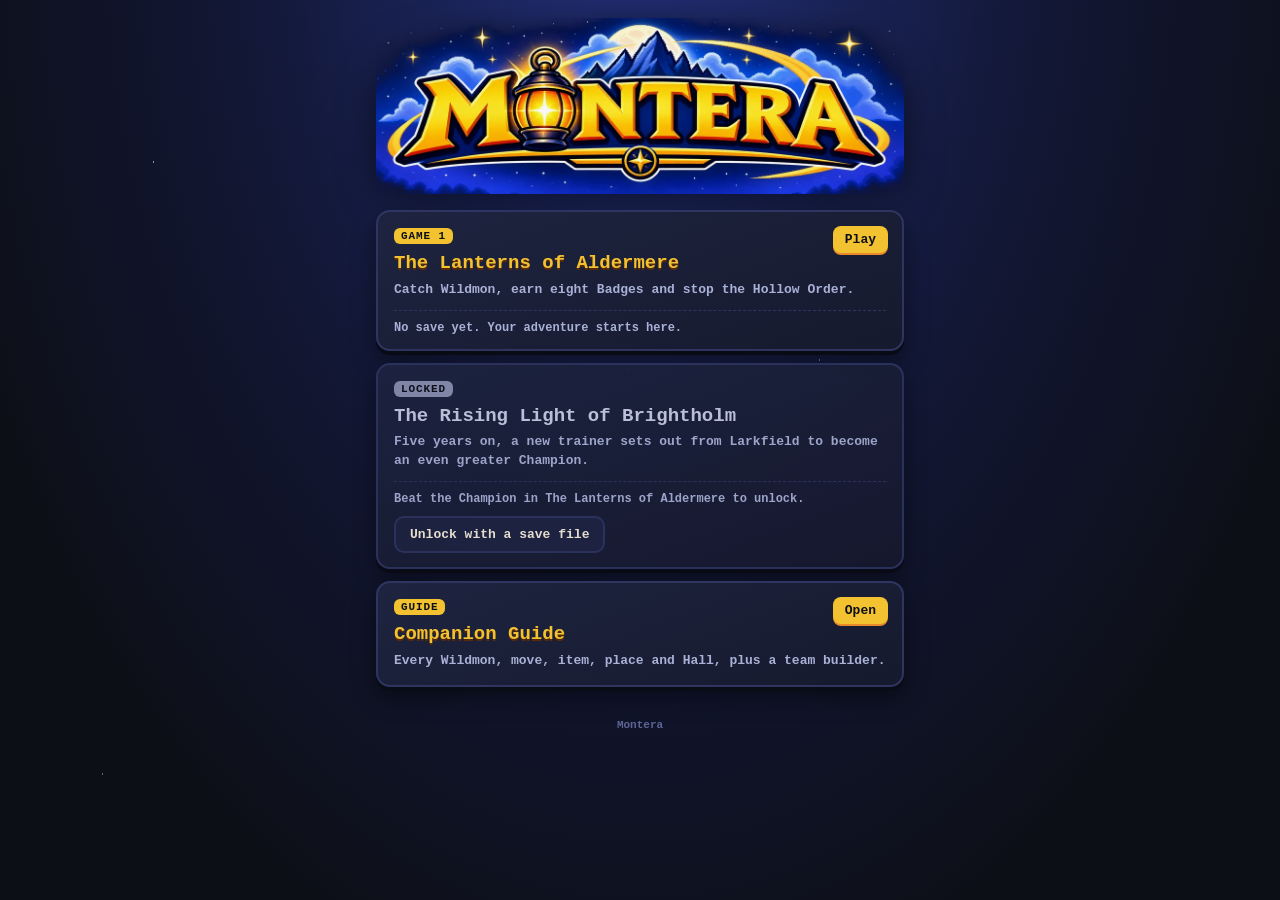
<file: index.html>
<!doctype html>
<html lang="en">
<head>
<meta charset="utf-8">
<meta name="viewport" content="width=device-width,initial-scale=1,viewport-fit=cover">
<meta name="theme-color" content="#0d0f17">
<link rel="manifest" href="manifest.webmanifest">
<link rel="icon" type="image/png" href="icons/favicon-64.png">
<link rel="apple-touch-icon" href="icons/apple-touch-icon.png">
<meta name="apple-mobile-web-app-capable" content="yes">
<meta name="mobile-web-app-capable" content="yes">
<meta name="apple-mobile-web-app-status-bar-style" content="black-translucent">
<meta name="apple-mobile-web-app-title" content="Montera">
<title>Montera</title>
<style>
:root { --ink: #f8f0dc; --dim: #a9b1d6; --gold: #f2c230; --gold2: #e8892a; --panel: #161a2e; --panel2: #1e2440; --line: #2d3560; --night: #0d0f17; }
* { box-sizing: border-box; margin: 0; padding: 0; }
html, body { min-height: 100%; background: var(--night); color: var(--ink); }
body { font-family: ui-monospace, "Cascadia Mono", Consolas, "Lucida Console", "Courier New", monospace; font-weight: 700; -webkit-tap-highlight-color: transparent; -webkit-user-select: none; user-select: none; }
.hidden { display: none !important; }

#sky { position: fixed; inset: 0; z-index: 0; background: radial-gradient(ellipse at 50% -10%, #23307a 0%, #121735 45%, var(--night) 80%); }
#sky::before, #sky::after { content: ""; position: absolute; inset: 0; background-image: radial-gradient(1.5px 1.5px at 12% 18%, #fff8 50%, transparent 51%), radial-gradient(1px 1px at 78% 12%, #fffa 50%, transparent 51%), radial-gradient(1.5px 1.5px at 64% 40%, #fff6 50%, transparent 51%), radial-gradient(1px 1px at 30% 62%, #fff7 50%, transparent 51%), radial-gradient(1px 1px at 88% 70%, #fff8 50%, transparent 51%), radial-gradient(1.5px 1.5px at 8% 86%, #fff5 50%, transparent 51%), radial-gradient(1px 1px at 52% 90%, #fff6 50%, transparent 51%); animation: twinkle 4s ease-in-out infinite alternate; }
#sky::after { transform: translate(37%, 23%); animation-delay: 2s; opacity: .7; }
@keyframes twinkle { from { opacity: .35; } to { opacity: 1; } }

#home { position: relative; z-index: 1; max-width: 560px; margin: 0 auto; padding: calc(env(safe-area-inset-top) + 18px) calc(env(safe-area-inset-right) + 16px) calc(env(safe-area-inset-bottom) + 24px) calc(env(safe-area-inset-left) + 16px); display: flex; flex-direction: column; gap: 16px; }
#logo { display: block; width: 100%; height: auto; cursor: default; filter: drop-shadow(0 6px 18px rgba(0, 0, 0, .55)); -webkit-touch-callout: none; touch-action: manipulation; }
#logo.tap { animation: pulse .18s ease-out; }
@keyframes pulse { 50% { transform: scale(1.015); } }

#games { display: flex; flex-direction: column; gap: 12px; }
.card { position: relative; display: block; width: 100%; text-align: left; color: var(--ink); font: inherit; background: linear-gradient(160deg, var(--panel2), var(--panel)); border: 2px solid var(--line); border-radius: 14px; padding: 14px 16px 14px 16px; box-shadow: 0 4px 0 #090b15, 0 10px 24px rgba(0, 0, 0, .45); cursor: pointer; transition: transform .08s, border-color .15s; }
.card:hover, .card:focus-visible { border-color: var(--gold); outline: none; }
.card:active { transform: translateY(2px); box-shadow: 0 2px 0 #090b15, 0 6px 16px rgba(0, 0, 0, .45); }
.card .tag { display: inline-block; font-size: 11px; letter-spacing: .08em; text-transform: uppercase; color: var(--night); background: var(--gold); border-radius: 6px; padding: 2px 7px; margin-bottom: 8px; }
.card .tag.test { background: #7fd1ff; }
.card .tag.lock { background: #8a90b0; }
.card h2 { font-size: 19px; line-height: 1.2; color: var(--gold); text-shadow: 0 2px 0 #5a2a08; }
.card p { font-size: 13px; line-height: 1.45; color: var(--dim); margin-top: 6px; }
.card .save { margin-top: 10px; padding-top: 10px; border-top: 1px dashed var(--line); font-size: 13px; color: var(--ink); display: flex; flex-wrap: wrap; gap: 6px 14px; align-items: center; }
.card .play { position: absolute; right: 14px; top: 14px; font-size: 13px; color: var(--night); background: var(--gold); border-radius: 8px; padding: 6px 12px; box-shadow: 0 2px 0 var(--gold2); }
.card.locked { cursor: default; opacity: .92; }
.card.locked h2 { color: #c9cde4; text-shadow: none; }
.badges { display: inline-flex; gap: 3px; }
.badges i { width: 10px; height: 10px; border-radius: 50%; background: #2d3560; box-shadow: inset 0 0 0 1px #3c4680; }
.badges i.on { background: radial-gradient(circle at 35% 35%, #fff3b0, var(--gold) 55%, var(--gold2)); box-shadow: 0 0 4px rgba(242, 194, 48, .6); }
.champ { color: var(--gold); }
.pct { padding: 1px 8px; border-radius: 999px; background: #ffd23a22; border: 1px solid #ffd23a88; color: var(--gold); font-size: .85em; white-space: nowrap; }
.card .small { font-size: 12px; color: var(--dim); }
.card .actions { margin-top: 10px; display: flex; gap: 8px; flex-wrap: wrap; }

.btn { font: inherit; font-size: 13px; color: var(--ink); background: var(--panel2); border: 2px solid var(--line); border-radius: 10px; padding: 9px 14px; cursor: pointer; }
.btn:hover, .btn:focus-visible { border-color: var(--gold); outline: none; }
.btn.gold { background: var(--gold); color: var(--night); border-color: var(--gold2); }
#extras { display: flex; gap: 10px; flex-wrap: wrap; justify-content: center; }
#foot { text-align: center; font-size: 11px; color: #5d6694; }

#modal { position: fixed; inset: 0; z-index: 10; background: rgba(5, 6, 12, .72); display: flex; align-items: center; justify-content: center; padding: 20px; }
.sheet { width: 100%; max-width: 380px; background: linear-gradient(160deg, var(--panel2), var(--panel)); border: 2px solid var(--gold); border-radius: 14px; padding: 18px; display: flex; flex-direction: column; gap: 12px; box-shadow: 0 16px 40px rgba(0, 0, 0, .6); }
.sheet h3 { color: var(--gold); font-size: 17px; }
.sheet p { font-size: 13px; color: var(--dim); line-height: 1.45; }
.sheet input, .sheet textarea { font: inherit; font-size: 16px; color: var(--ink); background: #0b0e1c; border: 2px solid var(--line); border-radius: 10px; padding: 10px 12px; width: 100%; -webkit-user-select: text; user-select: text; }
.sheet textarea { font-size: 12px; height: 90px; resize: none; }
.sheet input:focus, .sheet textarea:focus { border-color: var(--gold); outline: none; }
.sheet .row { display: flex; gap: 8px; justify-content: flex-end; flex-wrap: wrap; }
.sheet .err { color: #ff8f8f; font-size: 13px; min-height: 1em; }

#toast { position: fixed; left: 50%; bottom: calc(env(safe-area-inset-bottom) + 24px); transform: translate(-50%, 40px); opacity: 0; z-index: 20; background: var(--gold); color: var(--night); font-size: 13px; padding: 10px 16px; border-radius: 10px; box-shadow: 0 6px 20px rgba(0, 0, 0, .5); transition: opacity .2s, transform .2s; pointer-events: none; max-width: 90vw; text-align: center; }
#toast.show { opacity: 1; transform: translate(-50%, 0); }

</style>
</head>
<body>
<div id="sky"></div>
<main id="home">
  <img id="logo" src="logo.webp" alt="Montera" draggable="false">
  <section id="games"></section>
  <div id="extras"></div>
  <footer id="foot"></footer>
</main>
<div id="modal" class="hidden"></div>
<div id="toast"></div>
<script>
'use strict';
const RELEASED = true;
const TESTER_CODE = 'LARKFIELD';
const KEY = { tester: 'mtb_tester', unlocked: 'mtb_unlocked' };
const BADGES = ['bloom', 'tide', 'spark', 'forge', 'veil', 'gale', 'frost', 'iron'];

const $ = (s) => document.querySelector(s);
const el = (tag, cls, html) => { const e = document.createElement(tag); if (cls) e.className = cls; if (html != null) e.innerHTML = html; return e; };
const esc = (s) => String(s).replace(/[&<>"']/g, (c) => ({ '&': '&amp;', '<': '&lt;', '>': '&gt;', '"': '&quot;', "'": '&#39;' }[c]));
const flag = (k) => { try { return localStorage.getItem(k) === '1'; } catch { return false; } };
const setFlag = (k) => { try { localStorage.setItem(k, '1'); } catch { /* storage unavailable */ } };
const fmtTime = (sec) => { sec = Math.max(0, Math.floor(sec || 0)); const h = Math.floor(sec / 3600), m = Math.floor((sec % 3600) / 60); return `${h}:${String(m).padStart(2, '0')}`; };

const Aldermere = {
  slots() {
    const out = [];
    for (const n of [1, 2, 3]) {
      try {
        const d = JSON.parse(localStorage.getItem('mq_slot_' + n));
        if (d && typeof d === 'object' && typeof d.name === 'string' && d.name) out.push(d);
      } catch { /* unreadable slot */ }
    }
    return out;
  },
  badges(d) { const f = (d && d.flags) || {}; return BADGES.filter((b) => f['sigil_' + b]).length; },
  champion(d) { return !!(d && d.flags && d.flags.champion); },
  latest() { return this.slots().sort((a, b) => (b.savedAt || 0) - (a.savedAt || 0))[0] || null; },
  parseExport(text) {
    text = String(text || '').trim(); let obj = null;
    try { obj = JSON.parse(decodeURIComponent(escape(atob(text.replace(/\s+/g, ''))))); } catch { try { obj = JSON.parse(text); } catch { return null; } }
    if (obj && obj.format === 'MQSAVE') obj = obj.data;
    return obj && typeof obj === 'object' && typeof obj.name === 'string' ? obj : null;
  },
};

const BH_BADGE_IDS = ['spur', 'bedrock', 'updraft', 'circuit', 'reef', 'wisp', 'starlight', 'homestead'];
const readSlots = (prefix) => {
  const out = [];
  for (const n of [1, 2, 3]) {
    try { const d = JSON.parse(localStorage.getItem(prefix + n)); if (d && typeof d === 'object' && typeof d.name === 'string' && d.name) out.push(d); } catch { /* unreadable slot */ }
  }
  return out;
};
const pctOf = (d) => (d && d.completion && typeof d.completion.pct === 'number' ? d.completion.pct : null);
const pctTag = (d) => { const p = pctOf(d); return p === null ? '' : `<span class="pct" title="Completion">${p >= 100 ? 100 : Math.floor(p)}% complete</span>`; };

const Brightholm = {
  slots() { return readSlots('mtb_slot_'); },
  latest() { return this.slots().sort((a, b) => (b.savedAt || 0) - (a.savedAt || 0))[0] || null; },
  badges(d) { const f = (d && d.flags) || {}; return BH_BADGE_IDS.filter((b) => f['sigil_' + b]).length; },
  tester() { return flag(KEY.tester); },
  unlocked() {
    if (flag(KEY.unlocked)) return true;
    if (Aldermere.slots().some((d) => Aldermere.champion(d))) { setFlag(KEY.unlocked); return true; }
    return false;
  },
  visible() { return RELEASED || this.tester(); },
  playable() { return this.tester() || (RELEASED && this.unlocked()); },
};

function toast(msg) {
  const t = $('#toast'); t.textContent = msg; t.classList.add('show');
  clearTimeout(toast.h); toast.h = setTimeout(() => t.classList.remove('show'), 2600);
}

function modal(build) {
  const m = $('#modal'); m.innerHTML = ''; m.classList.remove('hidden');
  const sheet = el('div', 'sheet'); m.appendChild(sheet);
  const close = () => { m.classList.add('hidden'); m.innerHTML = ''; };
  m.onclick = (e) => { if (e.target === m) close(); };
  build(sheet, close);
  const first = sheet.querySelector('input, textarea'); if (first) setTimeout(() => first.focus(), 30);
}

function badgeDots(n) { return `<span class="badges" aria-label="${n} of 8 Badges">${BADGES.map((_, i) => `<i class="${i < n ? 'on' : ''}"></i>`).join('')}</span>`; }

function aldermereCard() {
  const c = el('button', 'card'); c.type = 'button';
  const d = Aldermere.latest();
  let save = '<div class="save"><span class="small">No save yet. Your adventure starts here.</span></div>';
  if (d) {
    const n = Aldermere.badges(d);
    save = `<div class="save"><span>${esc(d.name)}</span>${badgeDots(n)}${Aldermere.champion(d) ? '<span class="champ">★ Champion</span>' : `<span class="small">${n}/8 Badges</span>`}${pctTag(d)}<span class="small">${fmtTime(d.playtime)}</span></div>`;
  }
  c.innerHTML = `<span class="tag">Game 1</span><span class="play">${d ? 'Continue' : 'Play'}</span><h2>The Lanterns of Aldermere</h2><p>Catch Wildmon, earn eight Badges and stop the Hollow Order.</p>${save}`;
  c.onclick = () => { location.href = 'aldermere.html'; };
  return c;
}

function brightholmCard() {
  if (!Brightholm.visible()) return null;
  const playable = Brightholm.playable();
  const testing = Brightholm.tester() && !(RELEASED && Brightholm.unlocked());
  const c = el(playable ? 'button' : 'div', 'card' + (playable ? '' : ' locked'));
  if (playable) c.type = 'button';
  const tag = testing ? '<span class="tag test">Tester preview</span>' : playable ? '<span class="tag">Game 2</span>' : '<span class="tag lock">Locked</span>';
  const blurb = '<p>Five years on, a new trainer sets out from Larkfield to become an even greater Champion.</p>';
  if (playable) {
    const d = Brightholm.latest(); let save = '<div class="save"><span class="small">No save yet. Larkfield is waiting.</span></div>';
    if (d) { const n = Brightholm.badges(d); save = `<div class="save"><span>${esc(d.name)}</span>${badgeDots(n)}${d.flags && d.flags.bh_champion ? '<span class="champ">★ Champion</span>' : `<span class="small">${n}/8 Badges</span>`}${pctTag(d)}<span class="small">${fmtTime(d.playtime)}</span></div>`; }
    c.innerHTML = `${tag}<span class="play">${d ? 'Continue' : 'Play'}</span><h2>The Rising Light of Brightholm</h2>${blurb}${save}`;
    c.onclick = () => { location.href = 'brightholm.html'; };
  } else {
    c.innerHTML = `${tag}<h2>The Rising Light of Brightholm</h2>${blurb}<div class="save"><span class="small">Beat the Champion in The Lanterns of Aldermere to unlock.</span></div><div class="actions"><button class="btn" type="button" data-act="import">Unlock with a save file</button></div>`;
    c.querySelector('[data-act="import"]').onclick = importUnlock;
  }
  return c;
}

function companionCard() {
  const c = el('button', 'card'); c.type = 'button';
  c.innerHTML = '<span class="tag">Guide</span><span class="play">Open</span><h2>Companion Guide</h2><p>Every Wildmon, move, item, place and Hall, plus a team builder.</p>';
  c.onclick = () => { location.href = 'companion.html'; };
  return c;
}

function render() {
  const g = $('#games'); g.innerHTML = '';
  for (const c of [aldermereCard(), brightholmCard(), companionCard()]) if (c) g.appendChild(c);
  renderExtras();
}

function renderExtras() {
  const x = $('#extras'); x.innerHTML = '';
  if (Install.can()) {
    const b = el('button', 'btn gold', 'Install App'); b.type = 'button';
    b.onclick = async () => { if (await Install.run()) toast('Montera is installed.'); renderExtras(); };
    x.appendChild(b);
  }
}

function testerPrompt() {
  modal((s, close) => {
    s.innerHTML = '<h3>Tester code</h3><p>Enter the tester code to preview The Rising Light of Brightholm on this device.</p><input type="text" autocomplete="off" autocapitalize="characters" spellcheck="false" maxlength="24"><div class="err"></div><div class="row"><button class="btn" type="button" data-a="no">Cancel</button><button class="btn gold" type="button" data-a="ok">Unlock</button></div>';
    const inp = s.querySelector('input'), err = s.querySelector('.err');
    const go = () => {
      if (inp.value.trim().toUpperCase() !== TESTER_CODE) { err.textContent = 'That code is not right.'; inp.select(); return; }
      setFlag(KEY.tester); close(); render(); toast('Brightholm unlocked for testing on this device.');
    };
    s.querySelector('[data-a="ok"]').onclick = go;
    s.querySelector('[data-a="no"]').onclick = close;
    inp.addEventListener('keydown', (e) => { if (e.key === 'Enter') go(); });
  });
}

function importUnlock() {
  modal((s, close) => {
    s.innerHTML = '<h3>Unlock with a save file</h3><p>Choose an exported Aldermere save, or paste its text, from a game where you beat the Champion.</p><button class="btn" type="button" data-a="file">Choose file…</button><input type="file" accept=".txt,.mqsave,.json,text/plain" class="hidden"><textarea placeholder="…or paste the save text here"></textarea><div class="err"></div><div class="row"><button class="btn" type="button" data-a="no">Cancel</button><button class="btn gold" type="button" data-a="ok">Unlock</button></div>';
    const file = s.querySelector('input[type=file]'), ta = s.querySelector('textarea'), err = s.querySelector('.err');
    const check = (text) => {
      const d = Aldermere.parseExport(text);
      if (!d) { err.textContent = 'That does not look like an Aldermere save.'; return; }
      if (!Aldermere.champion(d)) { err.textContent = `${d.name} has not beaten the Champion yet.`; return; }
      setFlag(KEY.unlocked); close(); render(); toast('The Rising Light of Brightholm is unlocked!');
    };
    s.querySelector('[data-a="file"]').onclick = () => file.click();
    file.onchange = () => { const f = file.files && file.files[0]; if (!f) return; f.text().then(check, () => { err.textContent = 'That file could not be read.'; }); };
    s.querySelector('[data-a="ok"]').onclick = () => check(ta.value);
    s.querySelector('[data-a="no"]').onclick = close;
  });
}

const Install = {
  prompt: null,
  can() { return !!this.prompt; },
  async run() { const p = this.prompt; if (!p) return false; this.prompt = null; p.prompt(); try { return (await p.userChoice).outcome === 'accepted'; } catch { return false; } },
};
addEventListener('beforeinstallprompt', (e) => { e.preventDefault(); Install.prompt = e; renderExtras(); });
addEventListener('appinstalled', () => { Install.prompt = null; renderExtras(); });

{
  let taps = [];
  const logo = $('#logo');
  logo.addEventListener('click', () => {
    const now = Date.now(); taps = taps.filter((t) => now - t < 3000); taps.push(now);
    logo.classList.remove('tap'); void logo.offsetWidth; logo.classList.add('tap');
    if (taps.length >= 5) { taps = []; if (!Brightholm.tester()) testerPrompt(); }
  });
  logo.addEventListener('contextmenu', (e) => e.preventDefault());
}

addEventListener('pageshow', render);
addEventListener('storage', render);
$('#foot').textContent = 'Montera';
render();
if ('serviceWorker' in navigator && /^https?:$/.test(location.protocol)) addEventListener('load', () => { navigator.serviceWorker.register('sw.js').catch(() => {}); });

</script>
</body>
</html>
</file>
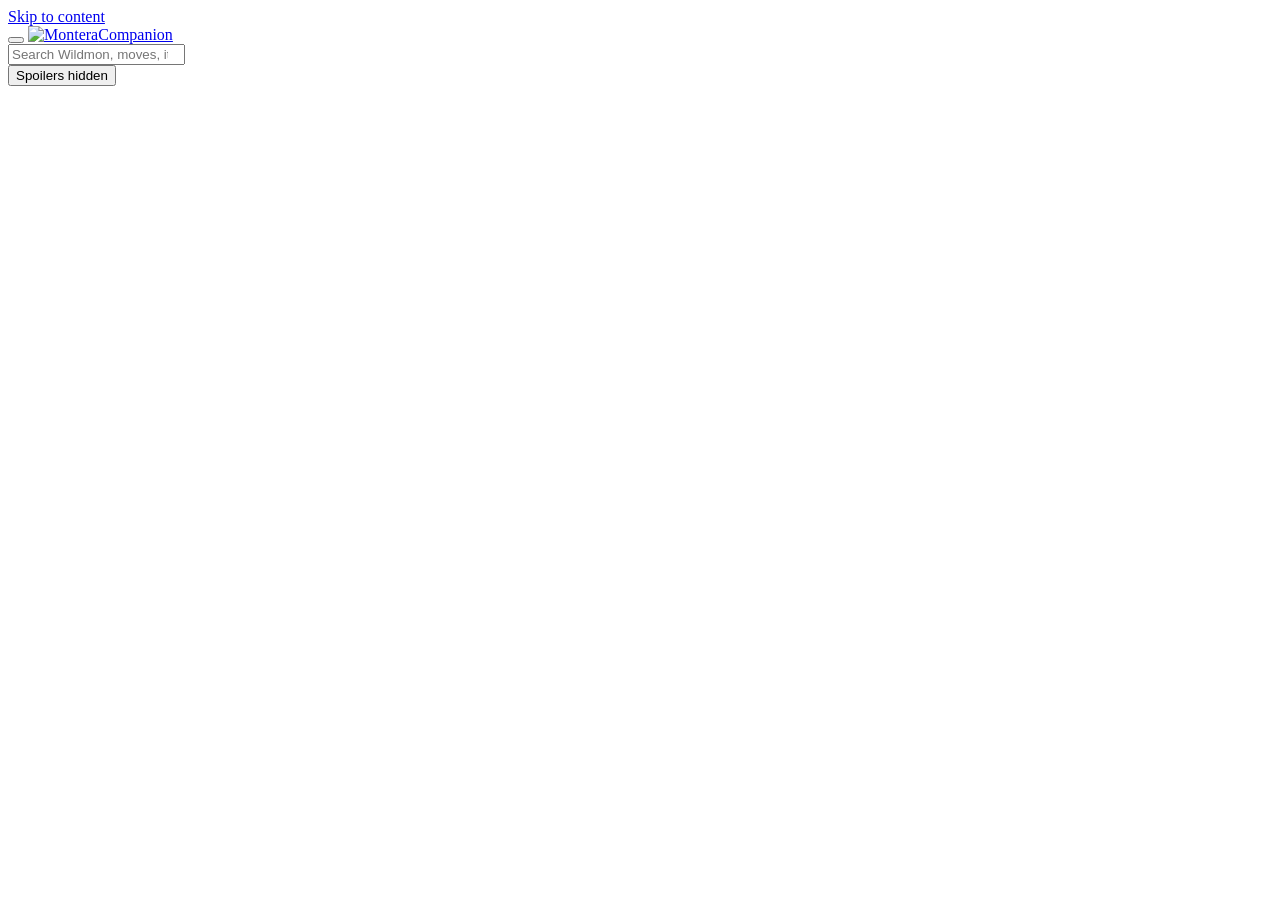
<file: companion/template.html>
<!doctype html>
<html lang="en">
<head>
<meta charset="utf-8">
<meta name="viewport" content="width=device-width,initial-scale=1,viewport-fit=cover">
<meta name="theme-color" content="#141c33">
<meta name="description" content="The Montera Companion: every Wildmon, move, item, place and Hall in both Montera games, The Lanterns of Aldermere and The Rising Light of Brightholm.">
<link rel="manifest" href="manifest.webmanifest">
<link rel="icon" type="image/png" href="icons/favicon-64.png">
<link rel="apple-touch-icon" href="icons/apple-touch-icon.png">
<meta name="apple-mobile-web-app-capable" content="yes">
<meta name="mobile-web-app-capable" content="yes">
<meta name="apple-mobile-web-app-status-bar-style" content="black-translucent">
<meta name="apple-mobile-web-app-title" content="Montera Guide">
<title>Montera Companion</title>
<link rel="preconnect" href="https://fonts.googleapis.com">
<link rel="preconnect" href="https://fonts.gstatic.com" crossorigin>
<link href="https://fonts.googleapis.com/css2?family=Pixelify+Sans:wght@400;600;700&family=Atkinson+Hyperlegible:ital,wght@0,400;0,700;1,400&display=swap" rel="stylesheet">
<style>
/*CSS*/
</style>
</head>
<body>
<a class="skip" href="#main">Skip to content</a>
<header class="bar">
  <button class="navtoggle" aria-label="Open menu" aria-expanded="false"><span></span><span></span><span></span></button>
  <a class="brand" href="#/"><img id="brandlogo" alt="Montera"><span>Companion</span></a>
  <div class="search">
    <input id="q" type="search" placeholder="Search Wildmon, moves, items, places…" autocomplete="off" aria-label="Search">
    <div id="qres" class="qres" role="listbox" hidden></div>
  </div>
  <button id="install" class="spoil" hidden>Install app</button>
  <button id="spoil" class="spoil" aria-pressed="false" title="Show or hide late-game spoilers">Spoilers hidden</button>
</header>
<nav class="rail" id="rail" aria-label="Sections"></nav>
<main id="main" tabindex="-1"></main>
<script>
/*JS*/
</script>
</body>
</html>
</file>
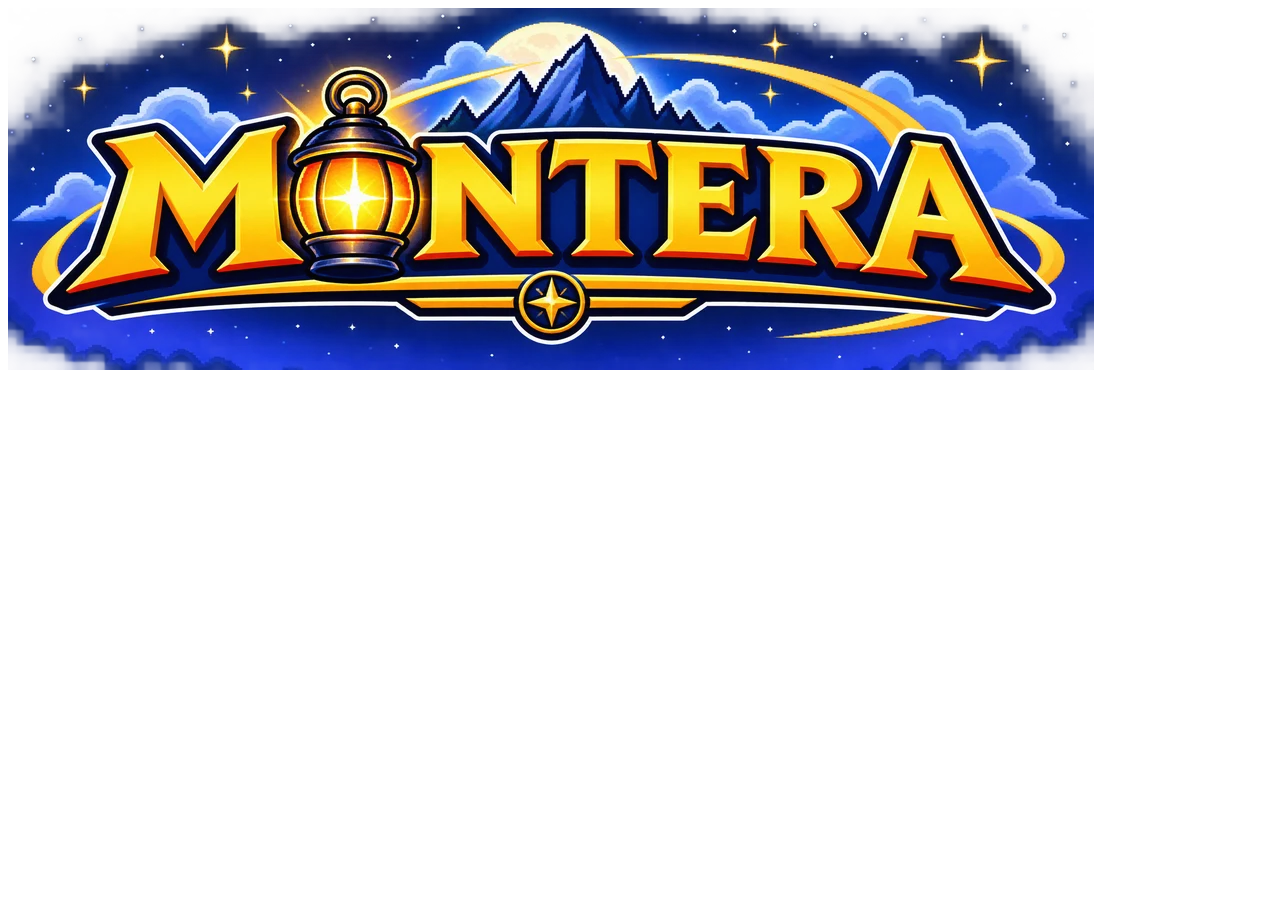
<file: launcher/template.html>
<!doctype html>
<html lang="en">
<head>
<meta charset="utf-8">
<meta name="viewport" content="width=device-width,initial-scale=1,viewport-fit=cover">
<meta name="theme-color" content="#0d0f17">
<link rel="manifest" href="manifest.webmanifest">
<link rel="icon" type="image/png" href="icons/favicon-64.png">
<link rel="apple-touch-icon" href="icons/apple-touch-icon.png">
<meta name="apple-mobile-web-app-capable" content="yes">
<meta name="mobile-web-app-capable" content="yes">
<meta name="apple-mobile-web-app-status-bar-style" content="black-translucent">
<meta name="apple-mobile-web-app-title" content="Montera">
<title>Montera</title>
<style>
/*CSS*/
</style>
</head>
<body>
<div id="sky"></div>
<main id="home">
  <img id="logo" src="logo.webp" alt="Montera" draggable="false">
  <section id="games"></section>
  <div id="extras"></div>
  <footer id="foot"></footer>
</main>
<div id="modal" class="hidden"></div>
<div id="toast"></div>
<script>
/*JS*/
</script>
</body>
</html>
</file>
